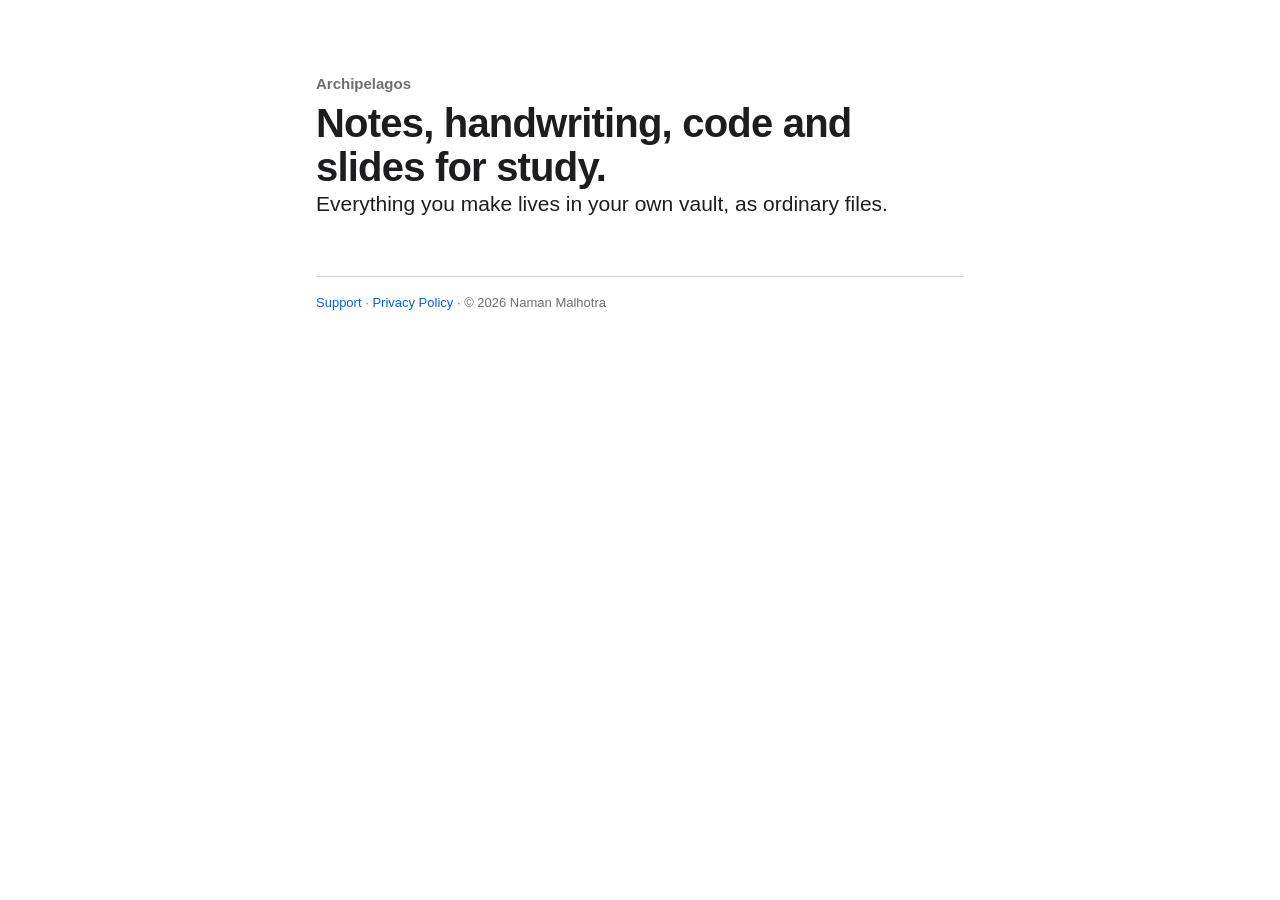
<file: index.html>
<!doctype html>
<html lang="en">
<head>
<meta charset="utf-8">
<meta name="viewport" content="width=device-width, initial-scale=1">
<title>Archipelagos</title>
<link rel="stylesheet" href="site.css">
</head>
<body>
<main>
<p class="eyebrow">Archipelagos</p>
<h1>Notes, handwriting, code and slides for study.</h1>
<p class="lede">Everything you make lives in your own vault, as ordinary files.</p>
<footer><a href="support/">Support</a> · <a href="privacy/">Privacy Policy</a> · © 2026 Naman Malhotra</footer>
</main>
</body>
</html>
</file>
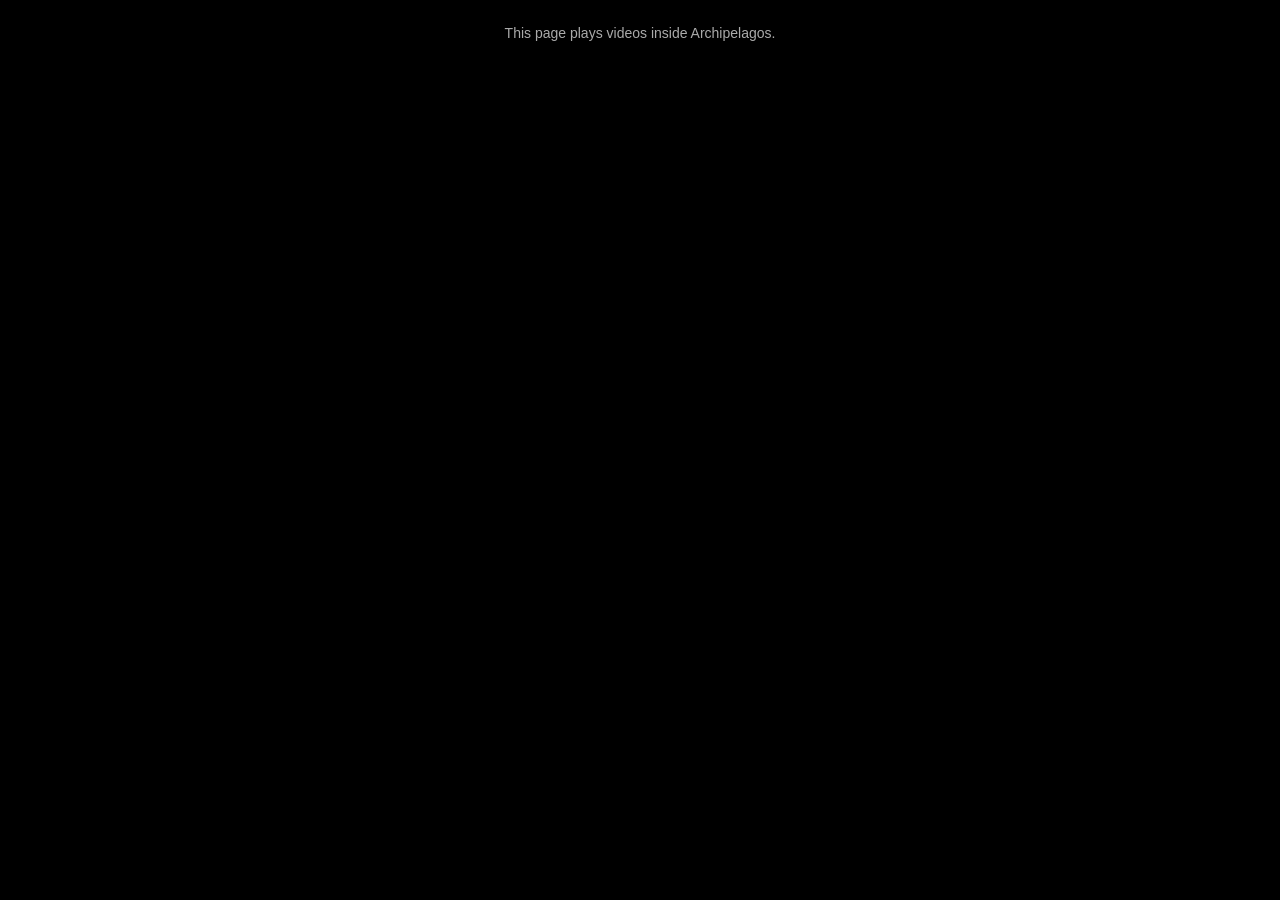
<file: player/index.html>
<!doctype html>
<html lang="en">
<head>
<meta charset="utf-8">
<meta name="viewport" content="width=device-width, initial-scale=1">
<!-- Only this page's script (by its hash: tests/youtube-relay.test.mjs checks it), YouTube's API, and its player. -->
<meta http-equiv="Content-Security-Policy" content="default-src 'none'; script-src 'sha256-oTe8kvnn6xRN7aH/5/48QB5oZuI2+8qvsz9cUpcWzqA=' https://www.youtube.com; frame-src https://www.youtube-nocookie.com; style-src 'unsafe-inline'; base-uri 'none'; form-action 'none'">
<meta name="referrer" content="strict-origin-when-cross-origin">
<meta name="robots" content="noindex">
<title>Archipelagos Player</title>
<style>
html, body { margin: 0; width: 100%; height: 100%; overflow: hidden; background: #000; }
#player { position: fixed; inset: 0; width: 100%; height: 100%; border: 0; }
p { margin: 0; padding: 24px; color: #aaa; font: 14px/1.4 -apple-system, BlinkMacSystemFont, "Helvetica Neue", sans-serif; text-align: center; }
</style>
</head>
<body>
<div id="player"></div>
<script>
// The Archipelagos apps show their interface from their own scheme (archipelagos://app), and YouTube refuses to
// play in a page there (error 153: no valid referrer). Embedded in that page, this one plays the video from an https
// origin instead, and tells the page how it's going (src/youtube-relay.ts in the app's repository).
//
// Everything comes in the fragment, which is never sent to this site: v, the video; parent, the embedding page's
// origin, which must be the app's; start, in seconds; autoplay, 1 or 0; mode, api (reports and takes commands, the
// default) or plain (only plays). Messages both ways are { type: 'archipelagos-youtube', ... }: the page sends
// { command, args }, and this page sends { event: 'ready' | 'state' | 'error' | 'time', state, data, currentTime,
// duration }, 'time' four times a second, only ever to the parent's origin.
(function () {
  'use strict';
  var kind = 'archipelagos-youtube';
  var hash = new URLSearchParams(location.hash.slice(1));
  var id = hash.get('v') || '', parent = hash.get('parent') || '', api = hash.get('mode') !== 'plain';
  var start = Math.max(0, Math.floor(Number(hash.get('start')) || 0)), autoplay = hash.get('autoplay') === '0' ? 0 : 1;
  var commands = ['seekTo', 'playVideo', 'pauseVideo', 'mute', 'unMute'];
  // The apps' own page, or the app in a browser on this Mac (npm start, the tests).
  var allowed = function (origin) { return /^(archipelagos:\/\/app|http:\/\/(localhost|127\.0\.0\.1)(:\d{1,5})?)$/.test(origin); };

  if (!/^[\w-]{11}$/.test(id) || !allowed(parent) || window.parent === window) {
    var note = document.createElement('p');
    note.textContent = 'This page plays videos inside Archipelagos.';
    document.getElementById('player').replaceWith(note);
    return;
  }

  var player = null, ticking = null;
  var now = function () {
    try { return { state: player.getPlayerState(), currentTime: player.getCurrentTime(), duration: player.getDuration() }; }
    catch (error) { return {}; }
  };
  var tell = function (event, extra) {
    if (!api) return;
    var message = now();
    message.type = kind; message.event = event;
    for (var name in extra) message[name] = extra[name];
    window.parent.postMessage(message, parent);
  };

  window.onYouTubeIframeAPIReady = function () {
    var vars = { autoplay: autoplay, playsinline: 1, rel: 0, start: start, origin: location.origin };
    // The app's page has its own Full Screen, which YouTube's would get in the way of (src/components/YouTubePlayer.tsx).
    if (api) vars.fs = 0;
    player = new YT.Player('player', {
      host: 'https://www.youtube-nocookie.com', videoId: id, width: '100%', height: '100%', playerVars: vars,
      events: {
        onReady: function () {
          tell('ready');
          if (api && !ticking) ticking = setInterval(function () { tell('time'); }, 250);
        },
        onStateChange: function (event) { tell('state', { state: event.data }); },
        onError: function (event) { tell('error', { data: event.data }); }
      }
    });
  };

  window.addEventListener('message', function (event) {
    if (!api || !player || event.source !== window.parent || event.origin !== parent || !allowed(event.origin)) return;
    var message = event.data;
    if (!message || message.type !== kind || commands.indexOf(message.command) < 0) return;
    var args = Array.isArray(message.args) ? message.args : [];
    if (message.command === 'seekTo') {
      if (typeof args[0] !== 'number' || !isFinite(args[0])) return;
      args = [Math.max(0, args[0]), args[1] !== false];
    } else args = [];
    try { player[message.command].apply(player, args); } catch (error) { /* Not ready yet. */ }
  });

  var script = document.createElement('script');
  script.src = 'https://www.youtube.com/iframe_api';
  document.head.appendChild(script);
})();
</script>
</body>
</html>
</file>
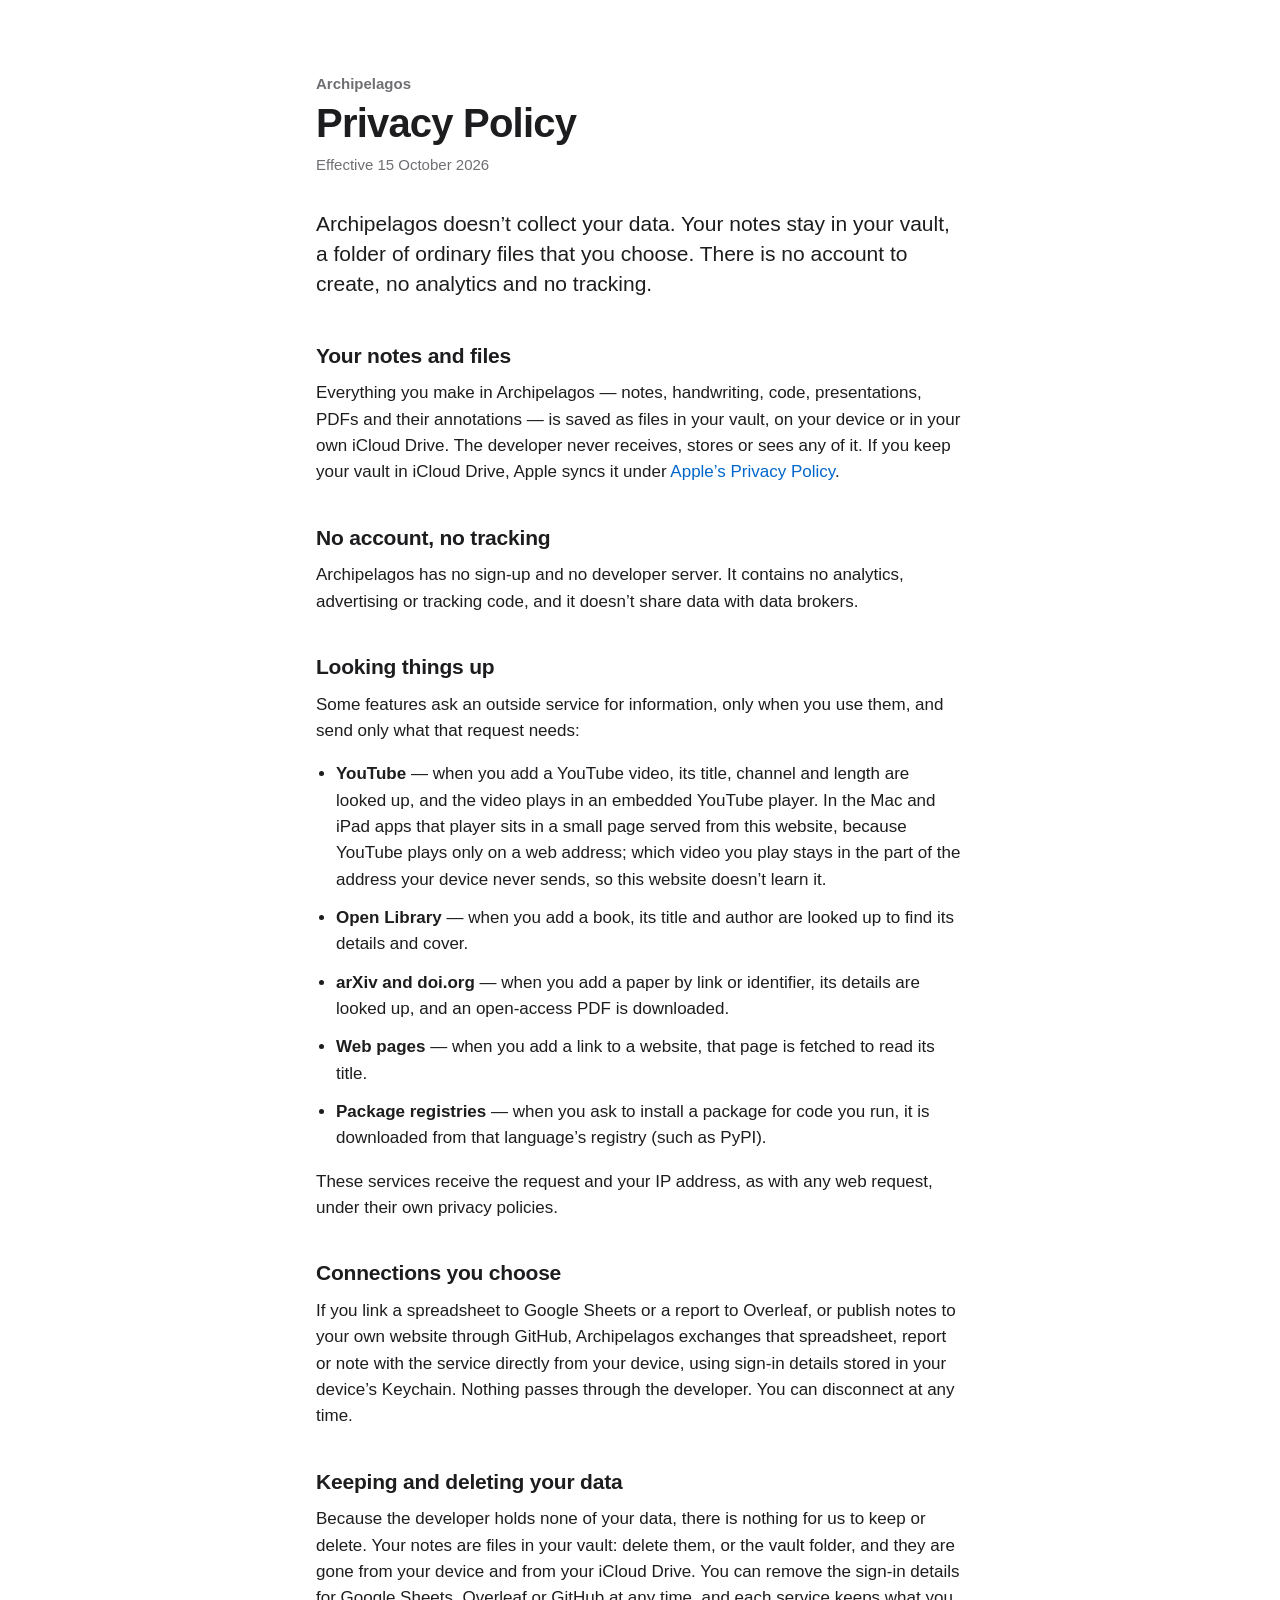
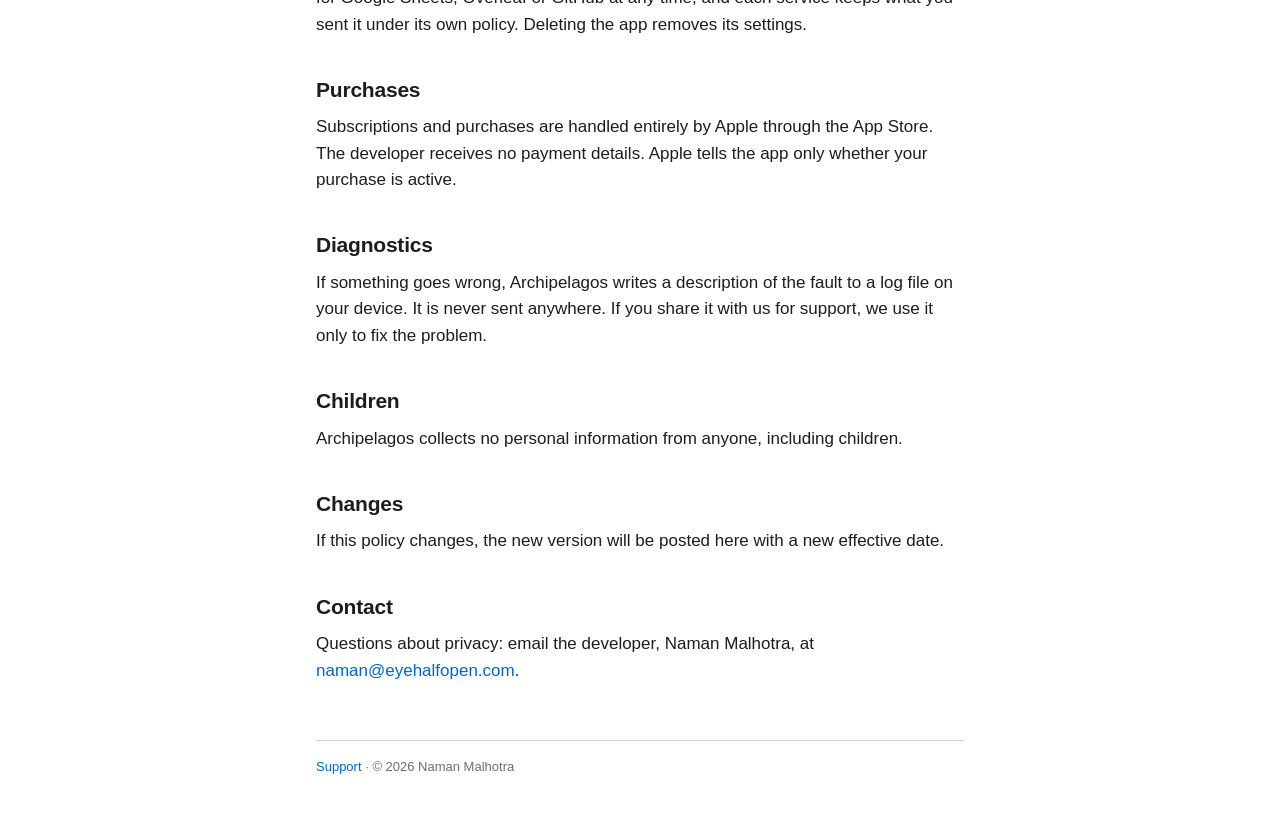
<file: privacy/index.html>
<!doctype html>
<html lang="en">
<head>
<meta charset="utf-8">
<meta name="viewport" content="width=device-width, initial-scale=1">
<title>Archipelagos Privacy Policy</title>
<meta name="description" content="Archipelagos keeps your notes in your own vault. No account, no tracking, no data collected.">
<link rel="stylesheet" href="../site.css">
</head>
<body>
<main>
<p class="eyebrow">Archipelagos</p>
<h1>Privacy Policy</h1>
<p class="updated">Effective 15 October 2026</p>

<p class="lede">Archipelagos doesn’t collect your data. Your notes stay in your vault, a folder of ordinary files that you choose. There is no account to create, no analytics and no tracking.</p>

<h2>Your notes and files</h2>
<p>Everything you make in Archipelagos — notes, handwriting, code, presentations, PDFs and their annotations — is saved as files in your vault, on your device or in your own iCloud Drive. The developer never receives, stores or sees any of it. If you keep your vault in iCloud Drive, Apple syncs it under <a href="https://www.apple.com/legal/privacy/">Apple’s Privacy Policy</a>.</p>

<h2>No account, no tracking</h2>
<p>Archipelagos has no sign-up and no developer server. It contains no analytics, advertising or tracking code, and it doesn’t share data with data brokers.</p>

<h2>Looking things up</h2>
<p>Some features ask an outside service for information, only when you use them, and send only what that request needs:</p>
<ul>
<li><strong>YouTube</strong> — when you add a YouTube video, its title, channel and length are looked up, and the video plays in an embedded YouTube player. In the Mac and iPad apps that player sits in a small page served from this website, because YouTube plays only on a web address; which video you play stays in the part of the address your device never sends, so this website doesn’t learn it.</li>
<li><strong>Open Library</strong> — when you add a book, its title and author are looked up to find its details and cover.</li>
<li><strong>arXiv and doi.org</strong> — when you add a paper by link or identifier, its details are looked up, and an open-access PDF is downloaded.</li>
<li><strong>Web pages</strong> — when you add a link to a website, that page is fetched to read its title.</li>
<li><strong>Package registries</strong> — when you ask to install a package for code you run, it is downloaded from that language’s registry (such as PyPI).</li>
</ul>
<p>These services receive the request and your IP address, as with any web request, under their own privacy policies.</p>

<h2>Connections you choose</h2>
<p>If you link a spreadsheet to Google Sheets or a report to Overleaf, or publish notes to your own website through GitHub, Archipelagos exchanges that spreadsheet, report or note with the service directly from your device, using sign-in details stored in your device’s Keychain. Nothing passes through the developer. You can disconnect at any time.</p>

<h2>Keeping and deleting your data</h2>
<p>Because the developer holds none of your data, there is nothing for us to keep or delete. Your notes are files in your vault: delete them, or the vault folder, and they are gone from your device and from your iCloud Drive. You can remove the sign-in details for Google Sheets, Overleaf or GitHub at any time, and each service keeps what you sent it under its own policy. Deleting the app removes its settings.</p>

<h2>Purchases</h2>
<p>Subscriptions and purchases are handled entirely by Apple through the App Store. The developer receives no payment details. Apple tells the app only whether your purchase is active.</p>

<h2>Diagnostics</h2>
<p>If something goes wrong, Archipelagos writes a description of the fault to a log file on your device. It is never sent anywhere. If you share it with us for support, we use it only to fix the problem.</p>

<h2>Children</h2>
<p>Archipelagos collects no personal information from anyone, including children.</p>

<h2>Changes</h2>
<p>If this policy changes, the new version will be posted here with a new effective date.</p>

<h2>Contact</h2>
<p>Questions about privacy: email the developer, Naman Malhotra, at <a href="mailto:naman@eyehalfopen.com?subject=Archipelagos%20privacy">naman@eyehalfopen.com</a>.</p>

<footer><a href="../support/">Support</a> · © 2026 Naman Malhotra</footer>
</main>
</body>
</html>
</file>
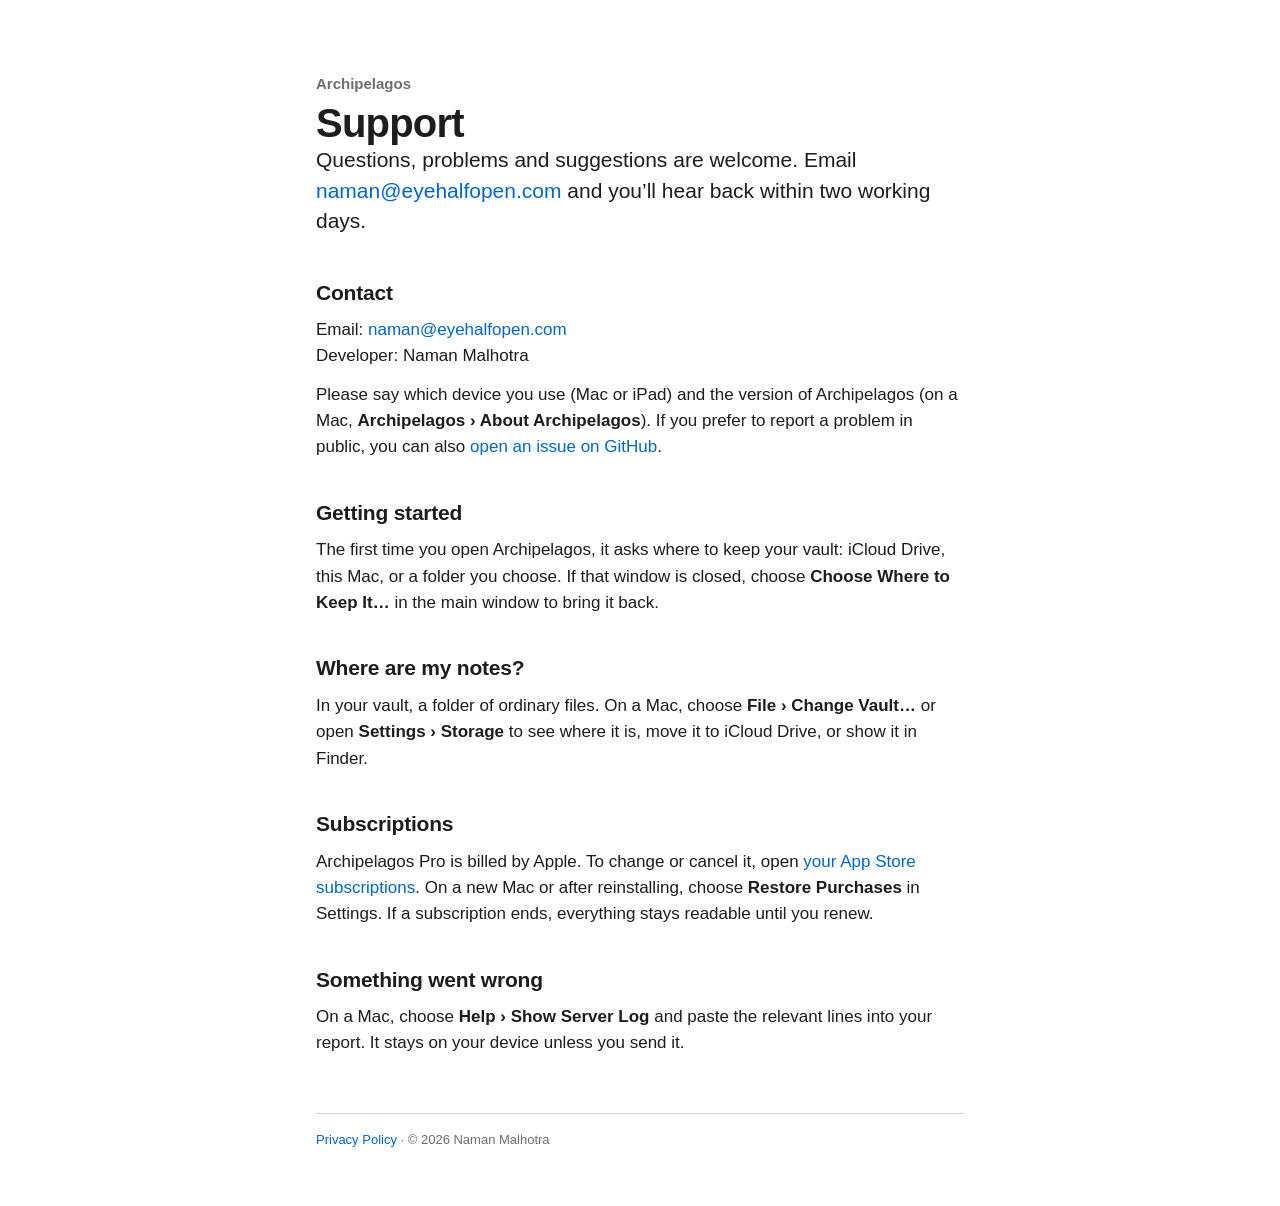
<file: support/index.html>
<!doctype html>
<html lang="en">
<head>
<meta charset="utf-8">
<meta name="viewport" content="width=device-width, initial-scale=1">
<title>Archipelagos Support</title>
<meta name="description" content="Help with Archipelagos: contact the developer, your vault, and subscriptions.">
<link rel="stylesheet" href="../site.css">
</head>
<body>
<main>
<p class="eyebrow">Archipelagos</p>
<h1>Support</h1>
<p class="lede">Questions, problems and suggestions are welcome. Email <a href="mailto:naman@eyehalfopen.com?subject=Archipelagos%20support">naman@eyehalfopen.com</a> and you’ll hear back within two working days.</p>

<h2>Contact</h2>
<p>Email: <a href="mailto:naman@eyehalfopen.com?subject=Archipelagos%20support">naman@eyehalfopen.com</a><br>
Developer: Naman Malhotra</p>
<p>Please say which device you use (Mac or iPad) and the version of Archipelagos (on a Mac, <strong>Archipelagos › About Archipelagos</strong>). If you prefer to report a problem in public, you can also <a href="https://github.com/malhotranaman/archipelagos-site/issues/new">open an issue on GitHub</a>.</p>

<h2>Getting started</h2>
<p>The first time you open Archipelagos, it asks where to keep your vault: iCloud Drive, this Mac, or a folder you choose. If that window is closed, choose <strong>Choose Where to Keep It…</strong> in the main window to bring it back.</p>

<h2>Where are my notes?</h2>
<p>In your vault, a folder of ordinary files. On a Mac, choose <strong>File › Change Vault…</strong> or open <strong>Settings › Storage</strong> to see where it is, move it to iCloud Drive, or show it in Finder.</p>

<h2>Subscriptions</h2>
<p>Archipelagos Pro is billed by Apple. To change or cancel it, open <a href="https://apps.apple.com/account/subscriptions">your App Store subscriptions</a>. On a new Mac or after reinstalling, choose <strong>Restore Purchases</strong> in Settings. If a subscription ends, everything stays readable until you renew.</p>

<h2>Something went wrong</h2>
<p>On a Mac, choose <strong>Help › Show Server Log</strong> and paste the relevant lines into your report. It stays on your device unless you send it.</p>

<footer><a href="../privacy/">Privacy Policy</a> · © 2026 Naman Malhotra</footer>
</main>
</body>
</html>
</file>
<file: site.css>
:root { color-scheme: light dark; --text: #1d1d1f; --muted: #6e6e73; --link: #0066cc; --bg: #fff; --rule: #d2d2d7; }
@media (prefers-color-scheme: dark) { :root { --text: #f5f5f7; --muted: #a1a1a6; --link: #2997ff; --bg: #000; --rule: #424245; } }
* { box-sizing: border-box; }
body { margin: 0; background: var(--bg); color: var(--text); font: 17px/1.55 -apple-system, BlinkMacSystemFont, "SF Pro Text", "Helvetica Neue", sans-serif; -webkit-font-smoothing: antialiased; }
main { max-width: 680px; margin: 0 auto; padding: 72px 16px 56px; }
.eyebrow { margin: 0 0 6px; color: var(--muted); font-size: 15px; font-weight: 600; }
h1 { margin: 0; font-size: 40px; line-height: 1.1; letter-spacing: -0.02em; }
.updated { margin: 8px 0 32px; color: var(--muted); font-size: 15px; }
.lede { font-size: 21px; line-height: 1.45; margin: 0 0 40px; }
h2 { margin: 36px 0 8px; font-size: 21px; letter-spacing: -0.01em; }
p, li { margin: 0 0 12px; }
ul { padding-left: 20px; }
a { color: var(--link); text-decoration: none; }
a:hover { text-decoration: underline; }
footer { margin-top: 56px; padding-top: 16px; border-top: 1px solid var(--rule); color: var(--muted); font-size: 13px; }
@media (max-width: 600px) { main { padding-top: 48px; } h1 { font-size: 32px; } .lede { font-size: 19px; } }
</file>
